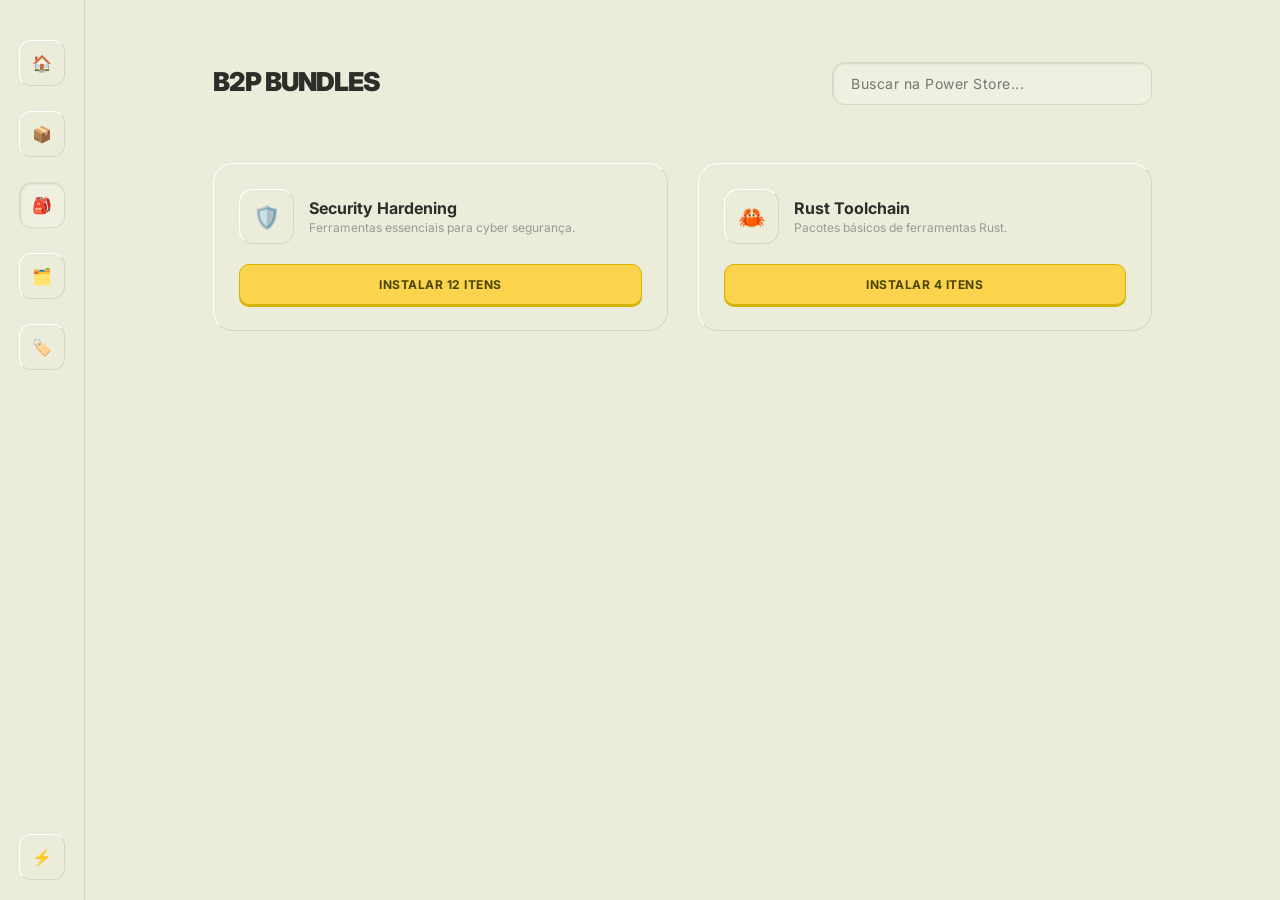
<file: bundles/index.html>
<!DOCTYPE html>
<html lang="pt-br">
<head>
  <meta charset="UTF-8">
  <meta name="viewport" content="width=device-width, initial-scale=1.0">
  <title>Bundles | b2p</title>
  <link rel="icon" type="image/svg+xml" href="/assets/img/b2p/favicon.svg">
  <link href="https://fonts.googleapis.com/css2?family=Inter:wght@400;700;900&display=swap" rel="stylesheet">
  
  <link rel="stylesheet" href="/assets/css/theme.css">
  <link rel="stylesheet" href="/assets/css/layout.css">
  <link rel="stylesheet" href="/assets/css/components.css">
</head>
<body>

  <nav class="sidebar">
    <a class="nav-item" href="/" title="Início">🏠</a>
    <a class="nav-item" href="/packages/" title="Pacotes">📦</a>
    <a class="nav-item active" href="/bundles/" title="Bundles">🎒</a>
    <a class="nav-item" href="/categories/" title="Categorias">🗂️</a>
    <a class="nav-item" href="/tags/" title="Tags">🏷️</a>
    <a class="nav-item" href="/my-b2p/" title="Meu b2p">⚡</a>
  </nav>

  <main class="content">
    <header class="content-header">
      <h1>b2p Bundles</h1>
      <input type="text" class="input-technical" placeholder="Buscar na Power Store...">
    </header>

    <div class="grid-system">
      <div class="card-technical">
        <a href="/bundle/?cyber-sec" class="card-header-link">
          <div class="icon-box">🛡️</div>
          <div class="card-title">
            <h3>Security Hardening</h3>
            <p>Ferramentas essenciais para cyber segurança.</p>
          </div>
        </a>
        <button class="btn-power">Instalar 12 itens</button>
      </div>

      <div class="card-technical">
        <a href="/bundle/?rust-env" class="card-header-link">
          <div class="icon-box">🦀</div>
          <div class="card-title">
            <h3>Rust Toolchain</h3>
            <p>Pacotes básicos de ferramentas Rust.</p>
          </div>
        </a>
        <button class="btn-power">Instalar 4 itens</button>
      </div>
    </div>

  </main>

</body>
</html>
</file>
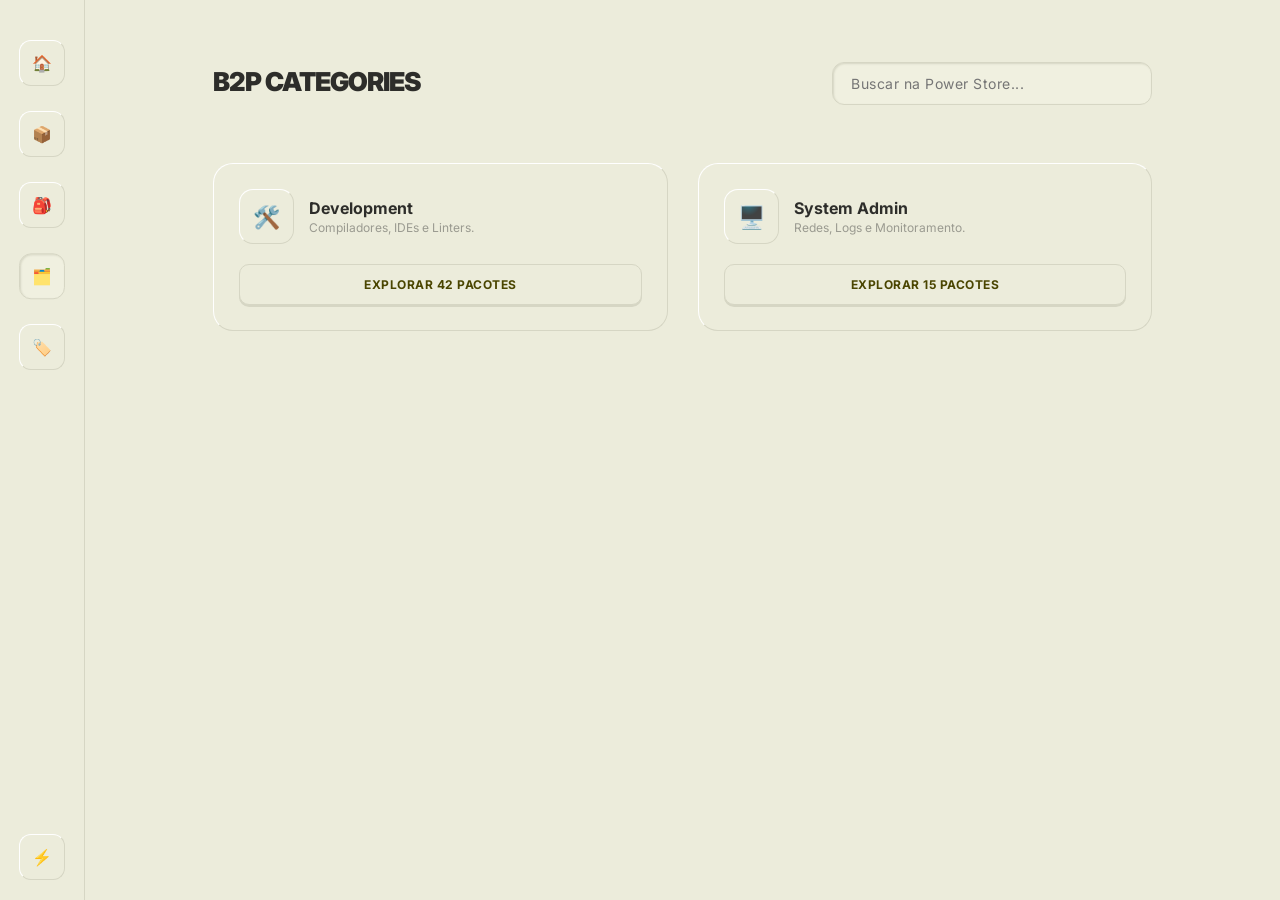
<file: categories/index.html>
<!DOCTYPE html>
<html lang="pt-br">
<head>
  <meta charset="UTF-8">
  <meta name="viewport" content="width=device-width, initial-scale=1.0">
  <title>Categorias | b2p</title>
  <link rel="icon" type="image/svg+xml" href="/assets/img/b2p/favicon.svg">
  <link href="https://fonts.googleapis.com/css2?family=Inter:wght@400;700;900&display=swap" rel="stylesheet">
  
  <link rel="stylesheet" href="/assets/css/theme.css">
  <link rel="stylesheet" href="/assets/css/layout.css">
  <link rel="stylesheet" href="/assets/css/components.css">
</head>
<body>

  <nav class="sidebar">
    <a class="nav-item" href="/" title="Início">🏠</a>
    <a class="nav-item" href="/packages/" title="Pacotes">📦</a>
    <a class="nav-item" href="/bundles/" title="Bundles">🎒</a>
    <a class="nav-item active" href="/categories/" title="Categorias">🗂️</a>
    <a class="nav-item" href="/tags/" title="Tags">🏷️</a>
    <a class="nav-item" href="/my-b2p/" title="Meu b2p">⚡</a>
  </nav>

  <main class="content">
    <header class="content-header">
      <h1>b2p Categories</h1>
      <input type="text" class="input-technical" placeholder="Buscar na Power Store...">
    </header>

    <div class="grid-system">
      <div class="card-technical">
        <a href="/categorie/?development" class="card-header-link">
          <div class="icon-box">🛠️</div>
          <div class="card-title">
            <h3>Development</h3>
            <p>Compiladores, IDEs e Linters.</p>
          </div>
        </a>
        <button class="btn-ghost">Explorar 42 pacotes</button>
      </div>

      <div class="card-technical">
        <a href="/categorie/?sysadmin" class="card-header-link">
          <div class="icon-box">🖥️</div>
          <div class="card-title">
            <h3>System Admin</h3>
            <p>Redes, Logs e Monitoramento.</p>
          </div>
        </a>
        <button class="btn-ghost">Explorar 15 pacotes</button>
      </div>
    </div>

  </main>

</body>
</html>
</file>
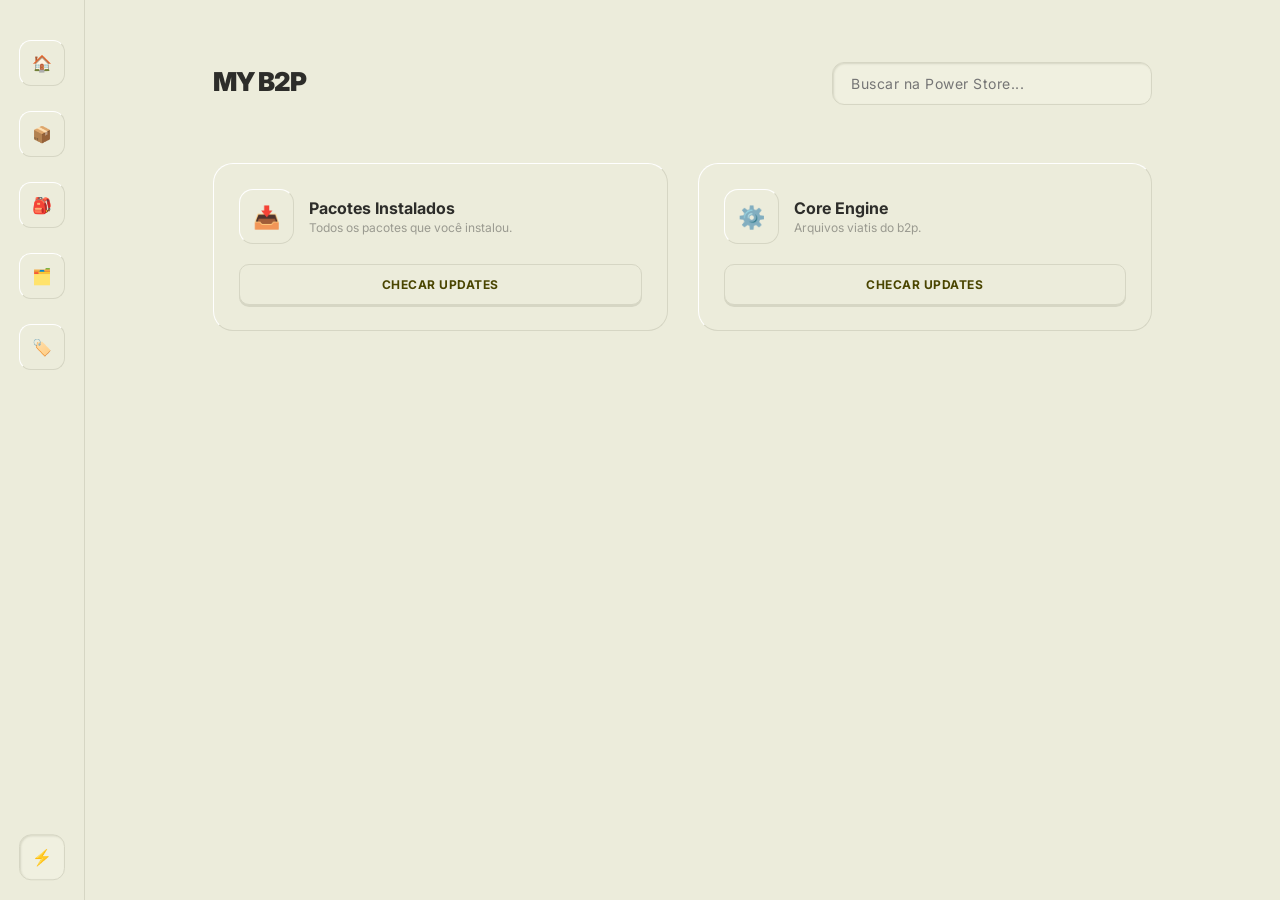
<file: my-b2p/index.html>
<!DOCTYPE html>
<html lang="pt-br">
<head>
  <meta charset="UTF-8">
  <meta name="viewport" content="width=device-width, initial-scale=1.0">
  <title>Meu b2p</title>
  <link rel="icon" type="image/svg+xml" href="/assets/img/b2p/favicon.svg">
  <link href="https://fonts.googleapis.com/css2?family=Inter:wght@400;700;900&display=swap" rel="stylesheet">
  
  <link rel="stylesheet" href="/assets/css/theme.css">
  <link rel="stylesheet" href="/assets/css/layout.css">
  <link rel="stylesheet" href="/assets/css/components.css">
</head>
<body>

  <nav class="sidebar">
    <a class="nav-item" href="/" title="Início">🏠</a>
    <a class="nav-item" href="/packages/" title="Pacotes">📦</a>
    <a class="nav-item" href="/bundles/" title="Bundles">🎒</a>
    <a class="nav-item" href="/categories/" title="Categorias">🗂️</a>
    <a class="nav-item" href="/tags/" title="Tags">🏷️</a>
    <a class="nav-item active" href="/my-b2p/" title="Meu b2p">⚡</a>
  </nav>

  <main class="content">
    <header class="content-header">
      <h1>My b2p</h1>
      <input type="text" class="input-technical" placeholder="Buscar na Power Store...">
    </header>

    <div class="grid-system">
      <div class="card-technical">
        <a href="/my-b2p/packages" class="card-header-link">
          <div class="icon-box">📥</div>
          <div class="card-title">
            <h3>Pacotes Instalados</h3>
            <p>Todos os pacotes que você instalou.</p>
          </div>
        </a>
        <button class="btn-ghost">Checar Updates</button>
      </div>

      <div class="card-technical">
        <a href="/my-b2p/core" class="card-header-link">
          <div class="icon-box">⚙️</div>
          <div class="card-title">
            <h3>Core Engine</h3>
            <p>Arquivos viatis do b2p.</p>
          </div>
        </a>
        <button class="btn-ghost">Checar Updates</button>
      </div>
    </div>
    
  </main>

</body>
</html>
</file>
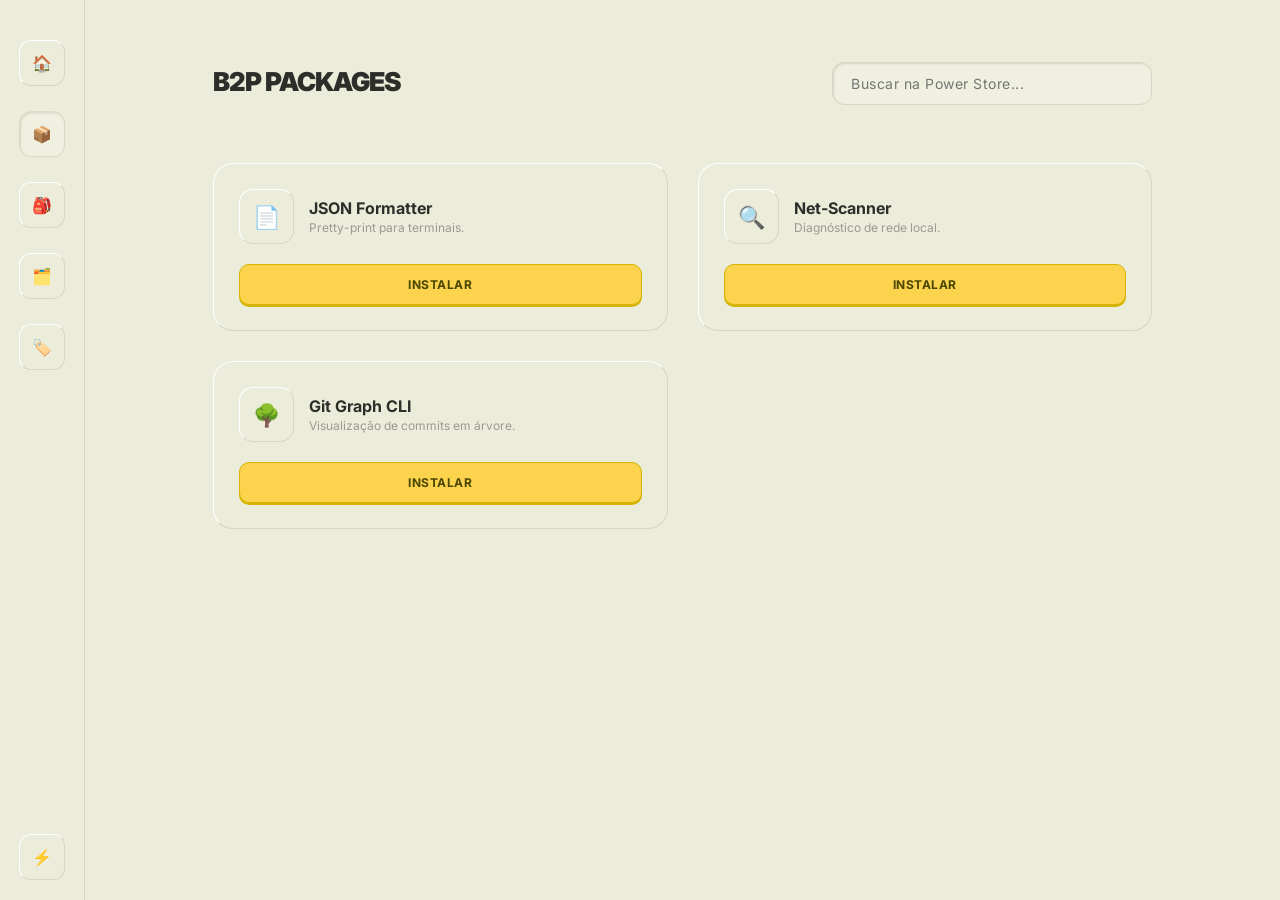
<file: packages/index.html>
<!DOCTYPE html>
<html lang="pt-br">
<head>
  <meta charset="UTF-8">
  <meta name="viewport" content="width=device-width, initial-scale=1.0">
  <title>Pacotes | b2p</title>
  <link rel="icon" type="image/svg+xml" href="/assets/img/b2p/favicon.svg">
  <link href="https://fonts.googleapis.com/css2?family=Inter:wght@400;700;900&display=swap" rel="stylesheet">
  
  <link rel="stylesheet" href="/assets/css/theme.css">
  <link rel="stylesheet" href="/assets/css/layout.css">
  <link rel="stylesheet" href="/assets/css/components.css">
</head>
<body>

  <nav class="sidebar">
    <a class="nav-item" href="/" title="Início">🏠</a>
    <a class="nav-item active" href="/packages/" title="Pacotes">📦</a>
    <a class="nav-item" href="/bundles/" title="Bundles">🎒</a>
    <a class="nav-item" href="/categories/" title="Categorias">🗂️</a>
    <a class="nav-item" href="/tags/" title="Tags">🏷️</a>
    <a class="nav-item" href="/my-b2p/" title="Meu b2p">⚡</a>
  </nav>

  <main class="content">
    <header class="content-header">
      <h1>b2p Packages</h1>
      <input type="text" class="input-technical" placeholder="Buscar na Power Store...">
    </header>

    <div class="grid-system">
      <div class="card-technical">
        <a href="/package/?json-fmt" class="card-header-link">
          <div class="icon-box">📄</div>
          <div class="card-title">
            <h3>JSON Formatter</h3>
            <p>Pretty-print para terminais.</p>
          </div>
        </a>
        <button class="btn-power">Instalar</button>
      </div>

      <div class="card-technical">
        <a href="/package/?port-scan" class="card-header-link">
          <div class="icon-box">🔍</div>
          <div class="card-title">
            <h3>Net-Scanner</h3>
            <p>Diagnóstico de rede local.</p>
          </div>
        </a>
        <button class="btn-power">Instalar</button>
      </div>

      <div class="card-technical">
        <a href="/package/?git-graph" class="card-header-link">
          <div class="icon-box">🌳</div>
          <div class="card-title">
            <h3>Git Graph CLI</h3>
            <p>Visualização de commits em árvore.</p>
          </div>
        </a>
        <button class="btn-power">Instalar</button>
      </div>
    </div>

  </main>

</body>
</html>
</file>
<file: assets/css/theme.css>
:root {
  --bg: #ececdb;
  --edge-highlight: #ffffff;
  --edge-shadow: #d6d6c4;
  --accent: #fcd34d;
  --text: #2d2d2a;
  --text-light: #9a9a90;
}

* {
  box-sizing: border-box;
  transition: all 0.1s ease;
  font-family: 'Inter', sans-serif;
}

body {
  background-color: var(--bg);
  margin: 0;
  color: var(--text);
  -webkit-font-smoothing: antialiased;
  display: flex; /* Garante que a Sidebar e o Main fiquem lado a lado */
  height: 100vh;
  overflow: hidden;
}

/* Isso avisa ao navegador para animar a troca entre arquivos HTML diferentes */
@view-transition {
  navigation: auto;
}

/* Opcional: Para tornar a transição mais suave e evitar o "flash" branco */
::view-transition-old(root),
::view-transition-new(root) {
  animation-duration: 0.3s;
}

a {
  text-decoration: none; /* Remove sublinhado de todos os links */
  color: inherit;
}
</file>
<file: assets/css/layout.css>
/* SIDEBAR */
nav.sidebar {
  width: 85px;
  min-width: 85px; /* Impede que a sidebar diminua */
  background: var(--bg);
  display: flex;
  flex-direction: column;
  align-items: center;
  padding-top: 40px;
  border-right: 1px solid var(--edge-shadow);
  user-select: none;
  view-transition-name: main-sidebar;
}

/* ÁREA PRINCIPAL */
main.content {
  flex: 1;
  padding: 60px 10%;
  overflow-y: auto; /* Permite scroll apenas no conteúdo */
  view-transition-name: main-sidebar;
}

header.content-header {
  display: flex;
  justify-content: space-between;
  align-items: center;
  margin-bottom: 60px;
}

header.content-header h1 {
  margin: 0;
  font-size: 26px;
  font-weight: 900;
  letter-spacing: -1px;
  text-transform: uppercase;
}

/* GRID DE CARDS */
.grid-system {
  display: grid;
  grid-template-columns: repeat(auto-fill, minmax(300px, 1fr));
  gap: 30px;
}

.sidebar a[href^="/my"] {
  margin-top: auto;
  margin-bottom: 20px; /* Um espacinho do fundo da tela */
}
</file>
<file: assets/css/components.css>
/* NAV ITEMS (SIDEBAR) */
.nav-item {
  width: 46px;
  height: 46px;
  margin-bottom: 25px;
  border-radius: 12px;
  display: flex;
  justify-content: center;
  align-items: center;
  cursor: pointer;
  background: var(--bg);
  border-top: 1px solid var(--edge-highlight);
  border-left: 1px solid var(--edge-highlight);
  border-right: 1px solid var(--edge-shadow);
  border-bottom: 1px solid var(--edge-shadow);
  color: var(--text-light);
}

.nav-item.active, .nav-item:active {
  border: 1px solid var(--edge-shadow);
  background: #f0f0e0;
  box-shadow: inset 1px 1px 2px var(--edge-shadow);
  color: var(--text);
  transform: translateY(0.3px);
}

/* SEARCH BOX */
.input-technical {
  width: 320px;
  padding: 12px 18px;
  border-radius: 12px;
  border-top-color: #d1d1c7;
  outline: none;
  font-size: 14px;
  letter-spacing: 0.5px;
  color: #4a4500;
  transform: translateY(2px);
  border: 1px solid var(--edge-shadow);
  background: #f0f0e0;
  box-shadow: inset 1px 1px 2px var(--edge-shadow);
}

/* CARDS */
.card-technical {
  background: var(--bg);
  padding: 25px;
  border-radius: 20px;
  border-top: 1.5px solid var(--edge-highlight);
  border-left: 1.5px solid var(--edge-highlight);
  border-right: 1.5px solid var(--edge-shadow);
  border-bottom: 1.5px solid var(--edge-shadow);
  display: flex;
  flex-direction: column;
  gap: 20px;
}

.card-header-link {
  display: flex;
  align-items: center;
  gap: 15px;
  cursor: pointer;
}

.icon-box {
  width: 55px;
  height: 55px;
  
  /* 1. Impede que o flexbox diminua a largura para dar espaço ao texto */
  flex-shrink: 0; 
  
  /* 2. Garante a proporção mesmo que a altura tente mudar */
  aspect-ratio: 1 / 1; 
  
  /* 3. Centralização absoluta do conteúdo */
  display: flex;
  justify-content: center;
  align-items: center;
  
  /* Mantenha seus estilos de borda e fundo abaixo */
  background: var(--bg);
  border-radius: 14px;
  border-top: 1px solid var(--edge-highlight);
  border-left: 1px solid var(--edge-highlight);
  border-right: 1px solid var(--edge-shadow);
  border-bottom: 1px solid var(--edge-shadow);
  font-size: 22px;
}

.icon-box span, 
.icon-box i,
.icon-box svg {
  max-width: 100%;
  max-height: 100%;
  display: block;
  line-height: 1; /* Remove espaços extras de fontes de ícones */
}

.card-title h3 { margin: 0; font-size: 16px; font-weight: 700; }
.card-title p { margin: 2px 0 0; font-size: 12px; color: var(--text-light); }

/* BOTÕES */
.btn-power {
  width: 100%;
  padding: 12px;
  border-radius: 10px;
  font-weight: 700;
  font-size: 12px;
  cursor: pointer;
  text-transform: uppercase;
  letter-spacing: 0.5px;
  border: 1px solid #d4b400;
  background: var(--accent);
  color: #4a4500;
  box-shadow: 0 2px 0 #d4b400;
}

.btn-ghost {
  width: 100%;
  padding: 12px;
  border-radius: 10px;
  font-weight: 700;
  font-size: 12px;
  cursor: pointer;
  text-transform: uppercase;
  letter-spacing: 0.5px;
  border: 1px solid var(--edge-shadow);
  background: var(--bg);
  color: #4a4500;
  box-shadow: 0 2px 0 var(--edge-shadow);
}

.btn-power:active, .btn-ghost:active {
  transform: translateY(2px);
  box-shadow: 0 0 0 transparent;
}

/* Quando o link pai for clicado (:active), o icon-box reage */
.card-header-link:active .icon-box {
  border: 1px solid var(--edge-shadow);
  background: #f0f0e0;
  box-shadow: inset 1px 1px 2px var(--edge-shadow);
  transform: translateY(0.3px);
}

.nav-item.icon-box {
  transition: transform 0.05s ease, box-shadow 0.05s ease;
}

/* Container para as tags não ocuparem a tela toda horizontalmente */
.tag-container {
  display: flex;
  flex-wrap: wrap;
  gap: 12px;
  padding-top: 10px;
}

/* O "Chip" da Tag */
.tag-item {
  display: inline-flex;
  align-items: center;
  padding: 8px 16px;
  background: var(--bg);
  border-radius: 8px;
  /* Mesma técnica de chanfro, mas mais sutil (1px) */
  border-top: 1px solid var(--edge-highlight);
  border-left: 1px solid var(--edge-highlight);
  border-right: 1px solid var(--edge-shadow);
  border-bottom: 1px solid var(--edge-shadow);
  
  font-size: 13px;
  font-weight: 700;
  text-transform: lowercase; /* Visual mais técnico/dev */
  transition: all 0.1s ease;
  cursor: pointer;
}

.tag-item:active {
  border: 1px solid var(--edge-shadow);
  background: #f0f0e0;
  box-shadow: inset 1px 1px 2px var(--edge-shadow);
  transform: translateY(0.3px);
}

.tag-item::before {
  content: '#';
  margin-right: 4px;
  font-weight: 400;
}
</file>
